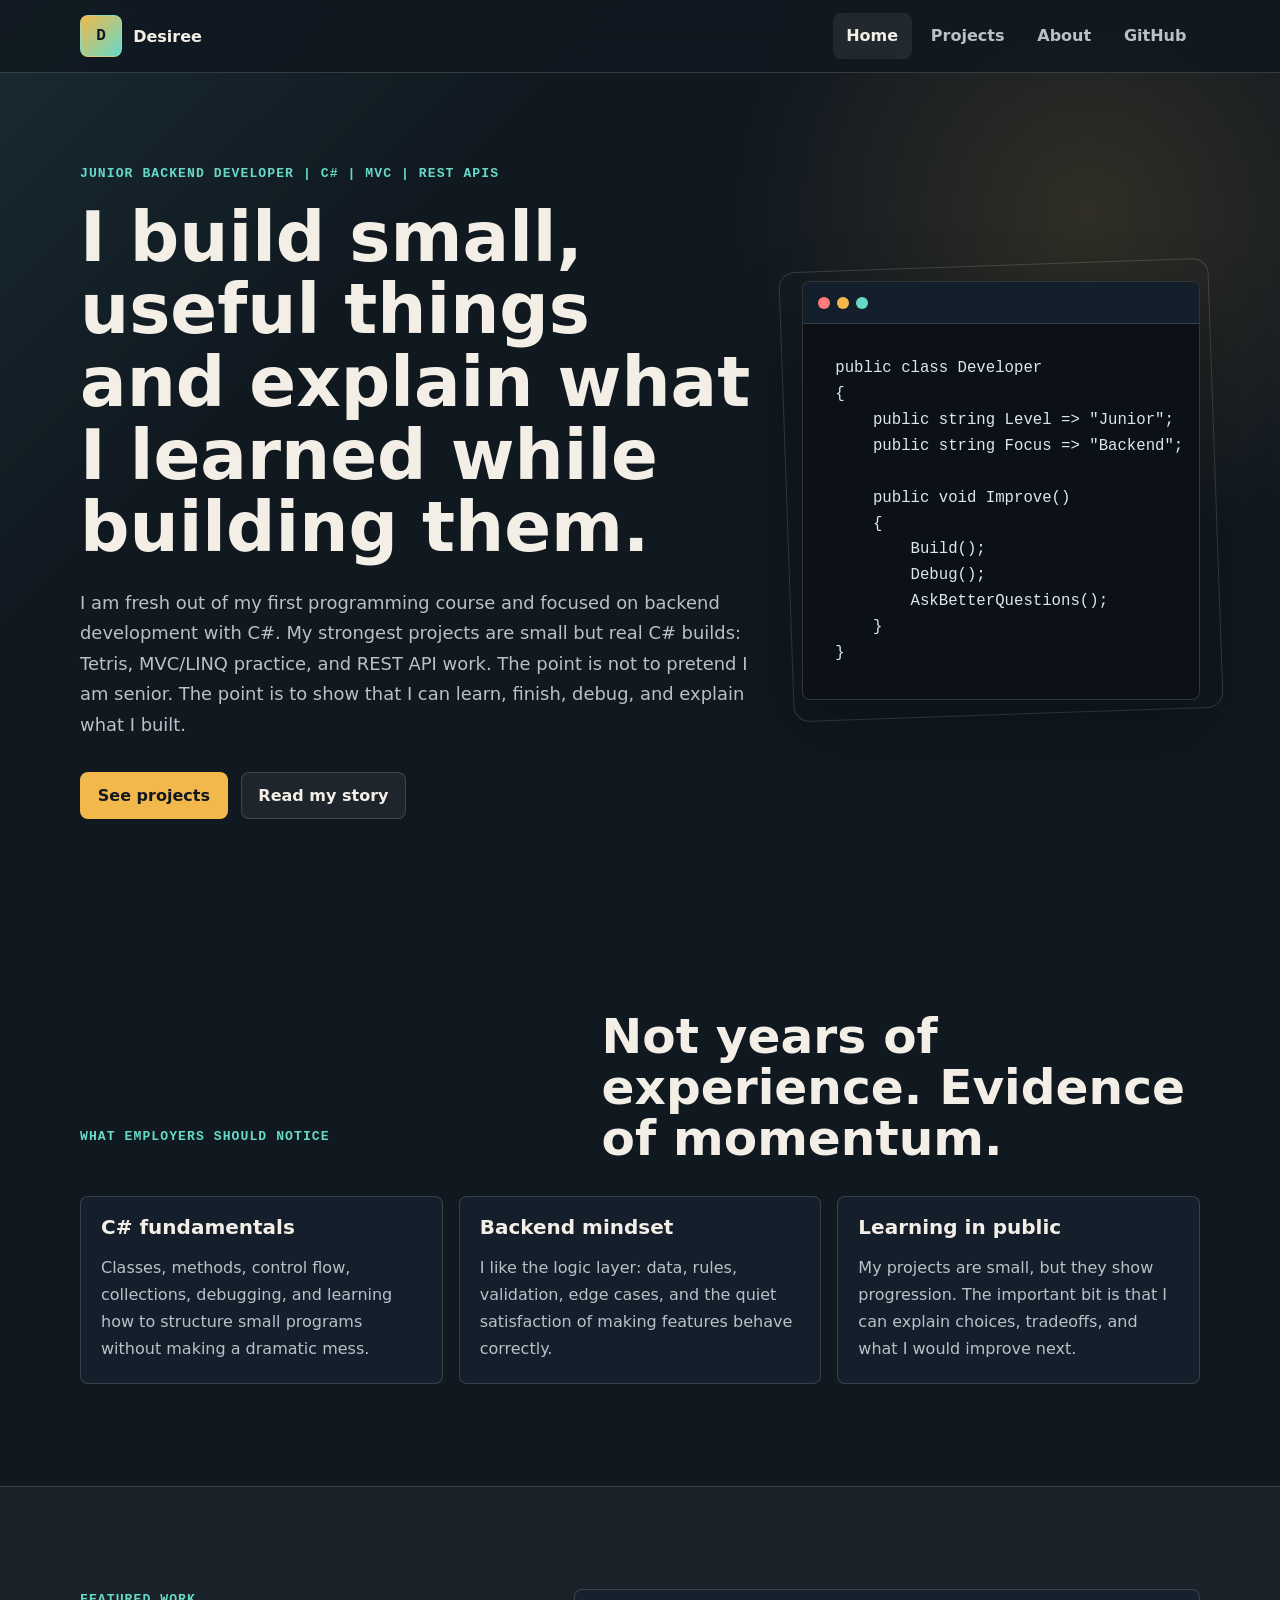
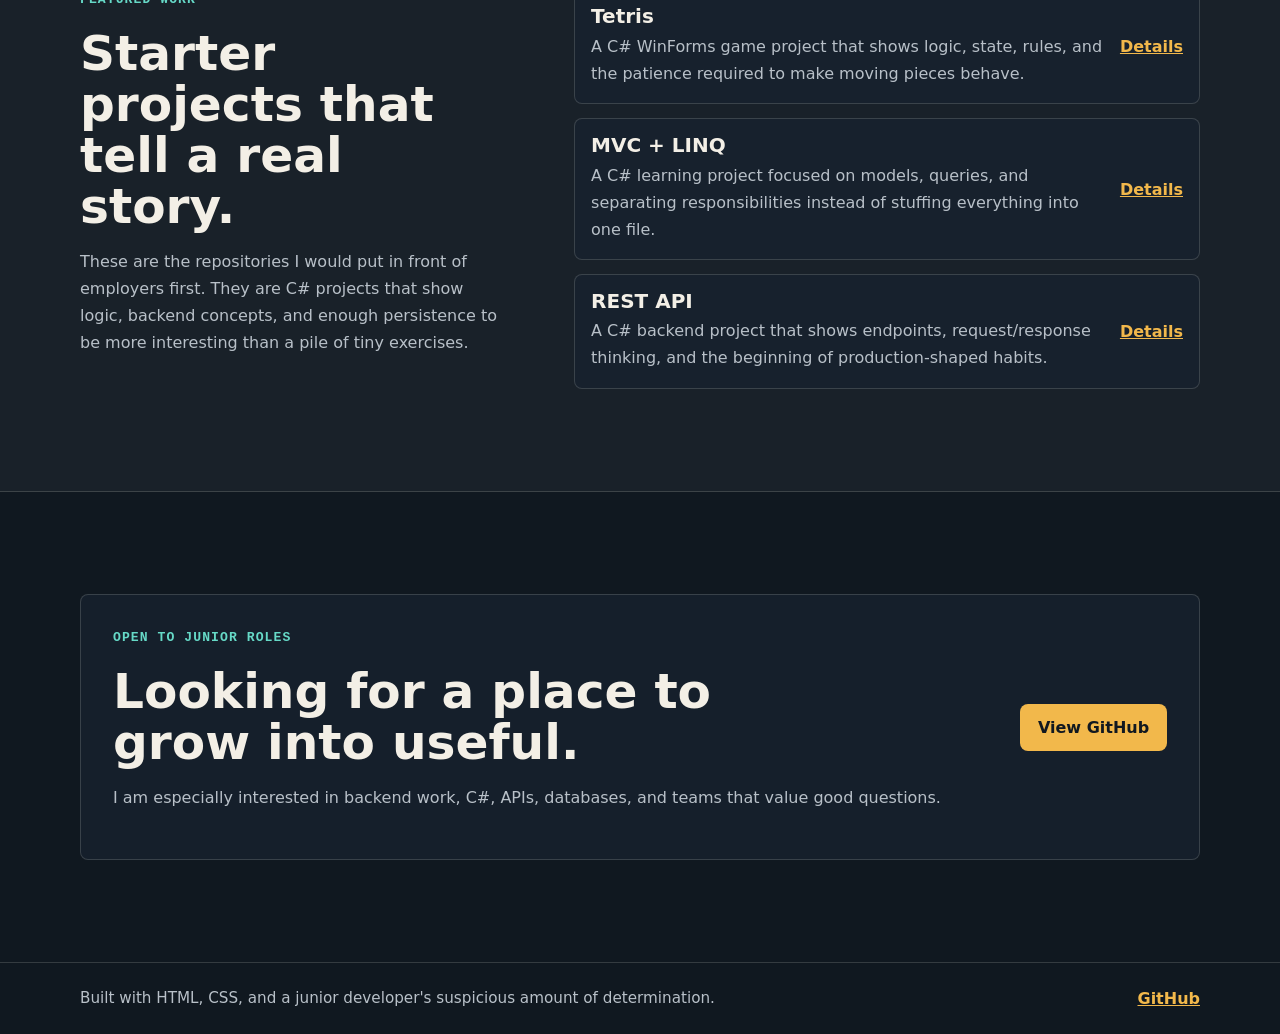
<file: index.html>
<!DOCTYPE html>
<html lang="en">
  <head>
    <meta charset="UTF-8" />
    <meta name="viewport" content="width=device-width, initial-scale=1.0" />
    <meta
      name="description"
      content="Portfolio for Desiree, a junior backend developer learning C#, MVC, LINQ, REST APIs, and practical software development."
    />
    <title>Desiree | Junior Backend Developer</title>
    <link rel="stylesheet" href="css/global.css" />
  </head>
  <body>
    <a class="skip-link" href="#main">Skip to content</a>

    <header class="site-header">
      <nav class="nav container" aria-label="Main navigation">
        <a class="brand" href="index.html" aria-label="Home">
          <span class="brand-mark">D</span>
          <span>Desiree</span>
        </a>

        <button class="nav-toggle" type="button" aria-expanded="false" aria-controls="nav-links">
          <span class="sr-only">Menu</span>
          <span></span>
          <span></span>
          <span></span>
        </button>

        <ul class="nav-links" id="nav-links" role="list">
          <li><a href="index.html" aria-current="page">Home</a></li>
          <li><a href="projects.html">Projects</a></li>
          <li><a href="about.html">About</a></li>
          <li><a href="https://github.com/desiree25sfj" target="_blank" rel="noreferrer">GitHub</a></li>
        </ul>
      </nav>
    </header>

    <main id="main">
      <section class="hero container">
        <div class="hero-copy">
          <p class="eyebrow">Junior backend developer | C# | MVC | REST APIs</p>
          <h1>I build small, useful things and explain what I learned while building them.</h1>
          <p class="hero-text">
            I am fresh out of my first programming course and focused on backend development with C#.
            My strongest projects are small but real C# builds: Tetris, MVC/LINQ practice, and REST API work.
            The point is not to pretend I am senior. The point is to show that I can learn, finish, debug,
            and explain what I built.
          </p>
          <div class="hero-actions">
            <a class="button primary" href="projects.html">See projects</a>
            <a class="button secondary" href="about.html">Read my story</a>
          </div>
        </div>

        <div class="hero-visual" aria-label="Backend project notes">
          <div class="terminal">
            <div class="terminal-bar">
              <span></span>
              <span></span>
              <span></span>
            </div>
            <pre><code>public class Developer
{
    public string Level => "Junior";
    public string Focus => "Backend";

    public void Improve()
    {
        Build();
        Debug();
        AskBetterQuestions();
    }
}</code></pre>
          </div>
        </div>
      </section>

      <section class="section container">
        <div class="section-heading">
          <p class="eyebrow">What employers should notice</p>
          <h2>Not years of experience. Evidence of momentum.</h2>
        </div>

        <div class="proof-grid">
          <article class="proof-card">
            <h3>C# fundamentals</h3>
            <p>Classes, methods, control flow, collections, debugging, and learning how to structure small programs without making a dramatic mess.</p>
          </article>
          <article class="proof-card">
            <h3>Backend mindset</h3>
            <p>I like the logic layer: data, rules, validation, edge cases, and the quiet satisfaction of making features behave correctly.</p>
          </article>
          <article class="proof-card">
            <h3>Learning in public</h3>
            <p>My projects are small, but they show progression. The important bit is that I can explain choices, tradeoffs, and what I would improve next.</p>
          </article>
        </div>
      </section>

      <section class="section section-alt">
        <div class="container split">
          <div>
            <p class="eyebrow">Featured work</p>
            <h2>Starter projects that tell a real story.</h2>
            <p>
              These are the repositories I would put in front of employers first. They are C# projects
              that show logic, backend concepts, and enough persistence to be more interesting than a pile of tiny exercises.
            </p>
          </div>

          <div class="project-list">
            <article class="project-row">
              <div>
                <h3>Tetris</h3>
                <p>A C# WinForms game project that shows logic, state, rules, and the patience required to make moving pieces behave.</p>
              </div>
              <a href="projects.html#tetris">Details</a>
            </article>
            <article class="project-row">
              <div>
                <h3>MVC + LINQ</h3>
                <p>A C# learning project focused on models, queries, and separating responsibilities instead of stuffing everything into one file.</p>
              </div>
              <a href="projects.html#mvc-linq">Details</a>
            </article>
            <article class="project-row">
              <div>
                <h3>REST API</h3>
                <p>A C# backend project that shows endpoints, request/response thinking, and the beginning of production-shaped habits.</p>
              </div>
              <a href="projects.html#rest-api">Details</a>
            </article>
          </div>
        </div>
      </section>

      <section class="section container contact-panel">
        <div>
          <p class="eyebrow">Open to junior roles</p>
          <h2>Looking for a place to grow into useful.</h2>
          <p>
            I am especially interested in backend work, C#, APIs, databases, and teams that value good questions.
          </p>
        </div>
        <a class="button primary" href="https://github.com/desiree25sfj" target="_blank" rel="noreferrer">View GitHub</a>
      </section>
    </main>

    <footer class="footer">
      <div class="container footer-inner">
        <p>Built with HTML, CSS, and a junior developer's suspicious amount of determination.</p>
        <a href="https://github.com/desiree25sfj" target="_blank" rel="noreferrer">GitHub</a>
      </div>
    </footer>

    <script src="js/main.js"></script>
  </body>
</html>
</file>
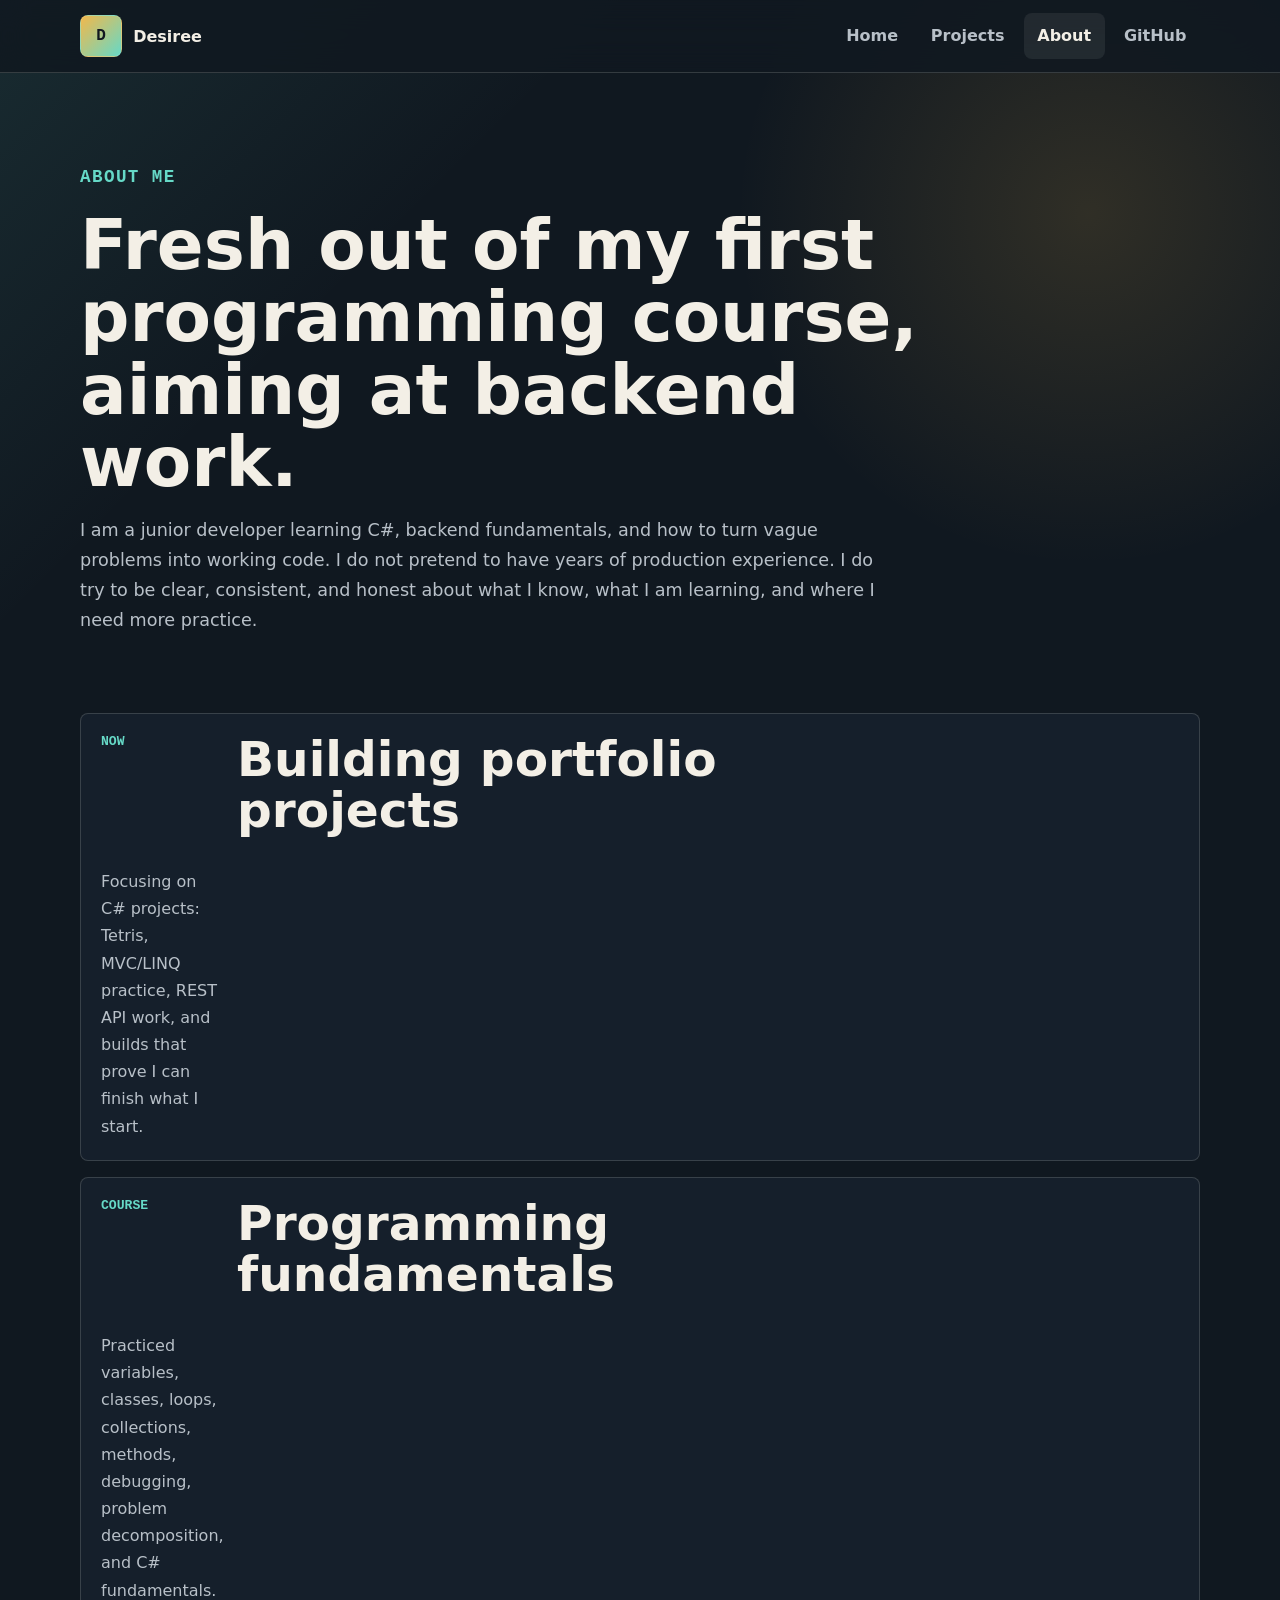
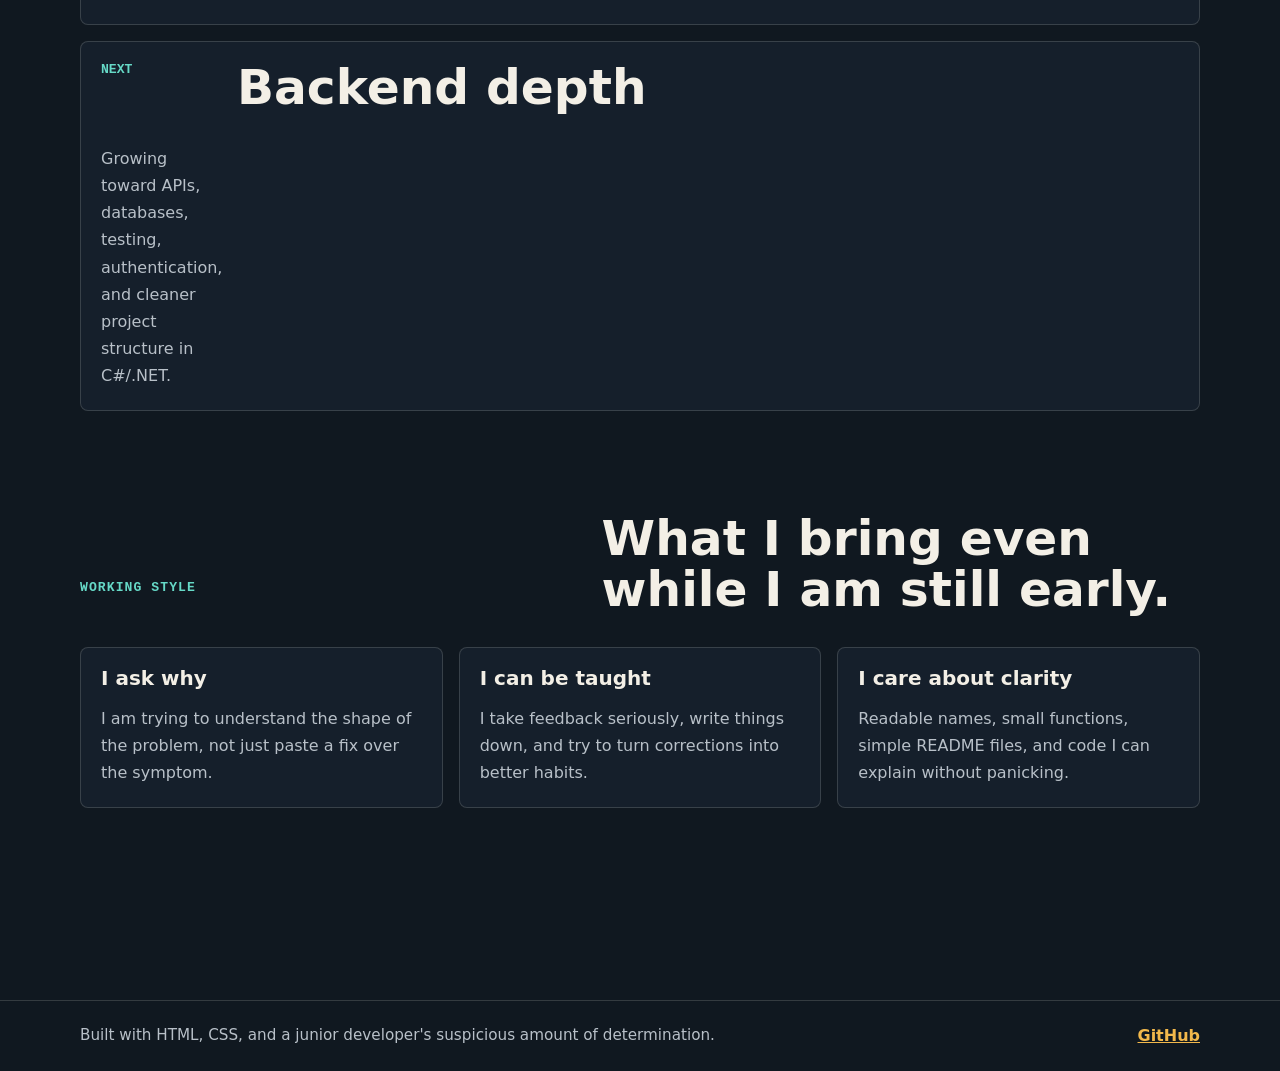
<file: about.html>
<!DOCTYPE html>
<html lang="en">
  <head>
    <meta charset="UTF-8" />
    <meta name="viewport" content="width=device-width, initial-scale=1.0" />
    <meta
      name="description"
      content="About Desiree, a junior backend developer learning C#, MVC, LINQ, REST APIs, and practical programming."
    />
    <title>About | Desiree</title>
    <link rel="stylesheet" href="css/global.css" />
  </head>
  <body>
    <a class="skip-link" href="#main">Skip to content</a>

    <header class="site-header">
      <nav class="nav container" aria-label="Main navigation">
        <a class="brand" href="index.html" aria-label="Home">
          <span class="brand-mark">D</span>
          <span>Desiree</span>
        </a>
        <button class="nav-toggle" type="button" aria-expanded="false" aria-controls="nav-links">
          <span class="sr-only">Menu</span>
          <span></span>
          <span></span>
          <span></span>
        </button>
        <ul class="nav-links" id="nav-links" role="list">
          <li><a href="index.html">Home</a></li>
          <li><a href="projects.html">Projects</a></li>
          <li><a href="about.html" aria-current="page">About</a></li>
          <li><a href="https://github.com/desiree25sfj" target="_blank" rel="noreferrer">GitHub</a></li>
        </ul>
      </nav>
    </header>

    <main id="main" class="page container">
      <section class="page-hero">
        <p class="eyebrow">About me</p>
        <h1>Fresh out of my first programming course, aiming at backend work.</h1>
        <p>
          I am a junior developer learning C#, backend fundamentals, and how to turn vague problems into working code.
          I do not pretend to have years of production experience. I do try to be clear, consistent, and honest about
          what I know, what I am learning, and where I need more practice.
        </p>
      </section>

      <section class="timeline" aria-label="Learning timeline">
        <article>
          <span>Now</span>
          <h2>Building portfolio projects</h2>
          <p>Focusing on C# projects: Tetris, MVC/LINQ practice, REST API work, and builds that prove I can finish what I start.</p>
        </article>
        <article>
          <span>Course</span>
          <h2>Programming fundamentals</h2>
          <p>Practiced variables, classes, loops, collections, methods, debugging, problem decomposition, and C# fundamentals.</p>
        </article>
        <article>
          <span>Next</span>
          <h2>Backend depth</h2>
          <p>Growing toward APIs, databases, testing, authentication, and cleaner project structure in C#/.NET.</p>
        </article>
      </section>

      <section class="section">
        <div class="section-heading">
          <p class="eyebrow">Working style</p>
          <h2>What I bring even while I am still early.</h2>
        </div>
        <div class="proof-grid">
          <article class="proof-card">
            <h3>I ask why</h3>
            <p>I am trying to understand the shape of the problem, not just paste a fix over the symptom.</p>
          </article>
          <article class="proof-card">
            <h3>I can be taught</h3>
            <p>I take feedback seriously, write things down, and try to turn corrections into better habits.</p>
          </article>
          <article class="proof-card">
            <h3>I care about clarity</h3>
            <p>Readable names, small functions, simple README files, and code I can explain without panicking.</p>
          </article>
        </div>
      </section>
    </main>

    <footer class="footer">
      <div class="container footer-inner">
        <p>Built with HTML, CSS, and a junior developer's suspicious amount of determination.</p>
        <a href="https://github.com/desiree25sfj" target="_blank" rel="noreferrer">GitHub</a>
      </div>
    </footer>

    <script src="js/main.js"></script>
  </body>
</html>
</file>
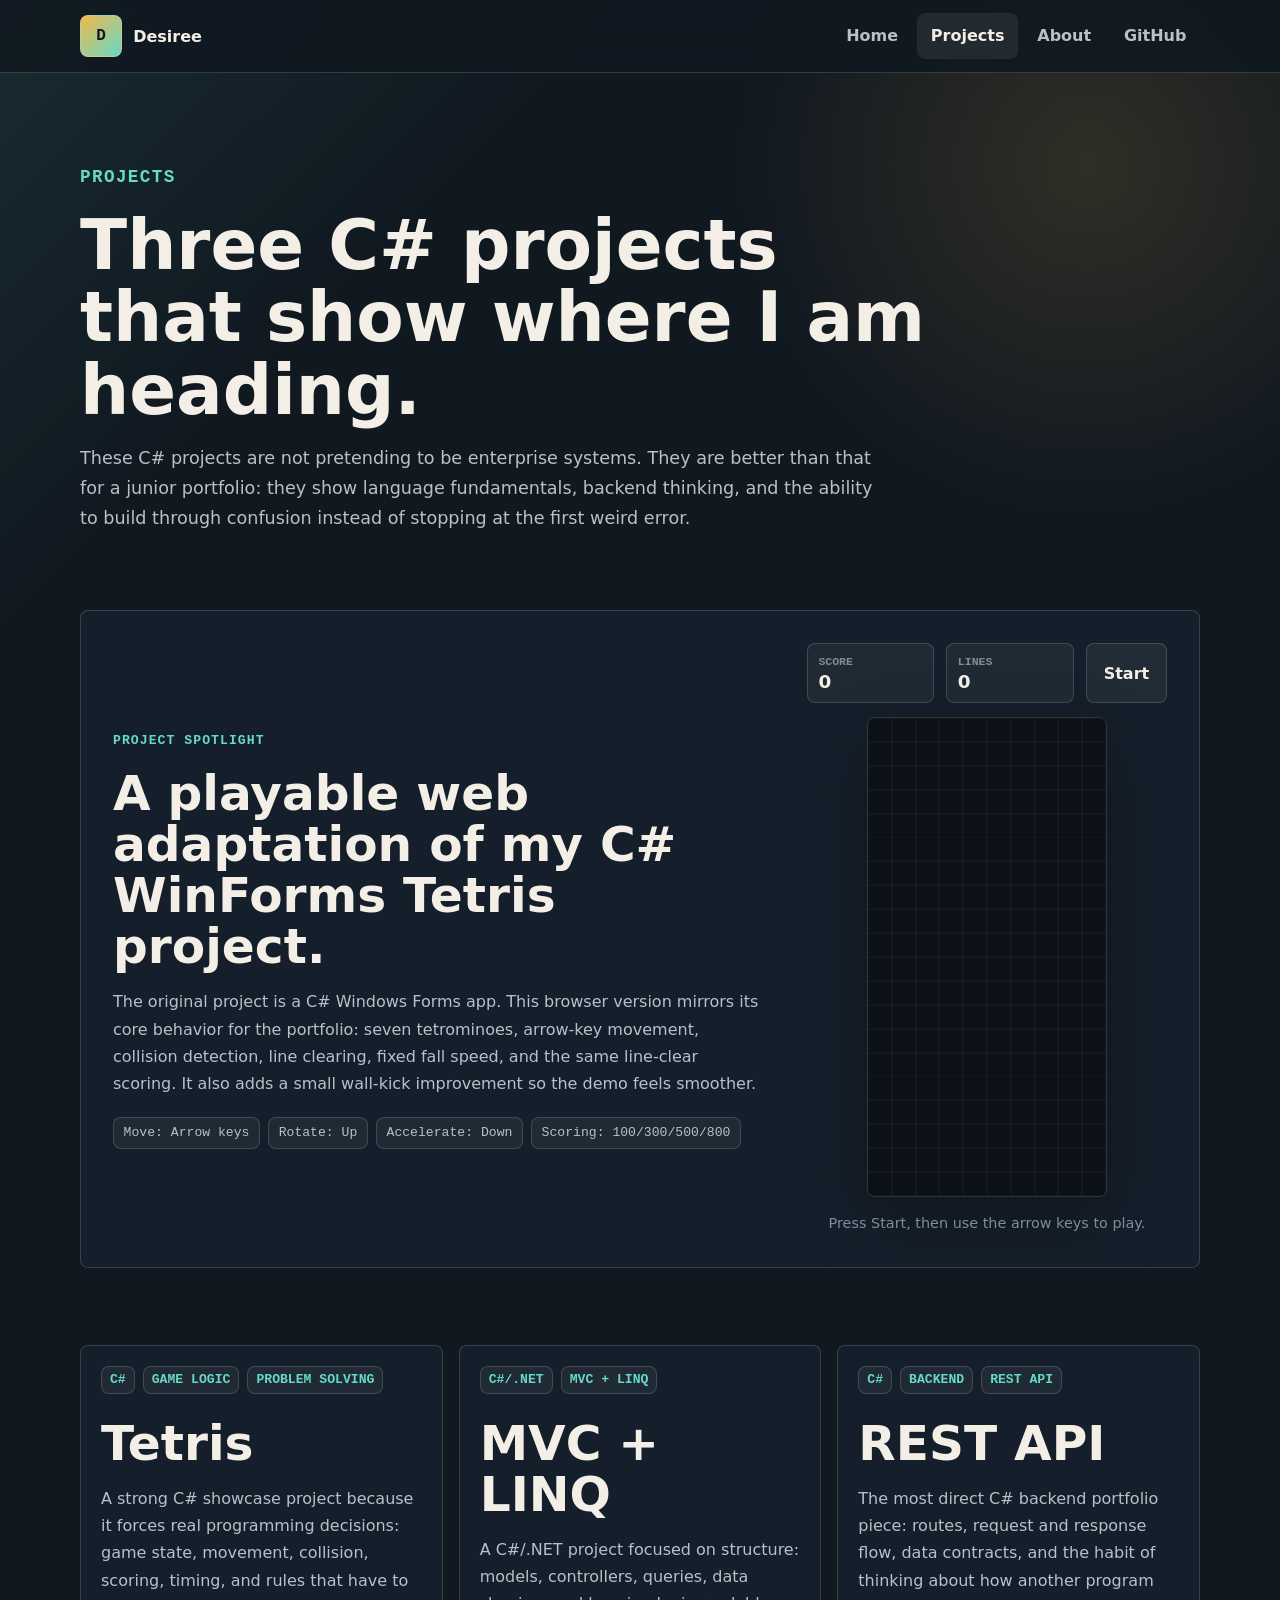
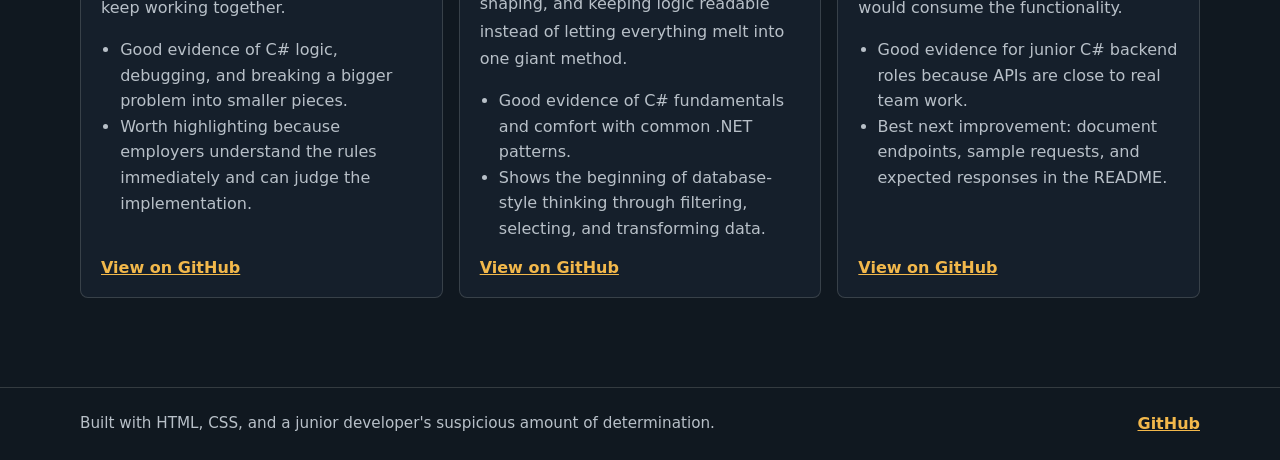
<file: projects.html>
<!DOCTYPE html>
<html lang="en">
  <head>
    <meta charset="UTF-8" />
    <meta name="viewport" content="width=device-width, initial-scale=1.0" />
    <meta
      name="description"
      content="Projects by Desiree, a junior backend developer learning C#, MVC, LINQ, REST APIs, and practical software development."
    />
    <title>Projects | Desiree</title>
    <link rel="stylesheet" href="css/global.css" />
  </head>
  <body>
    <a class="skip-link" href="#main">Skip to content</a>

    <header class="site-header">
      <nav class="nav container" aria-label="Main navigation">
        <a class="brand" href="index.html" aria-label="Home">
          <span class="brand-mark">D</span>
          <span>Desiree</span>
        </a>
        <button class="nav-toggle" type="button" aria-expanded="false" aria-controls="nav-links">
          <span class="sr-only">Menu</span>
          <span></span>
          <span></span>
          <span></span>
        </button>
        <ul class="nav-links" id="nav-links" role="list">
          <li><a href="index.html">Home</a></li>
          <li><a href="projects.html" aria-current="page">Projects</a></li>
          <li><a href="about.html">About</a></li>
          <li><a href="https://github.com/desiree25sfj" target="_blank" rel="noreferrer">GitHub</a></li>
        </ul>
      </nav>
    </header>

    <main id="main" class="page container">
      <section class="page-hero">
        <p class="eyebrow">Projects</p>
        <h1>Three C# projects that show where I am heading.</h1>
        <p>
          These C# projects are not pretending to be enterprise systems. They are better than that for a junior portfolio:
          they show language fundamentals, backend thinking, and the ability to build through confusion instead of stopping
          at the first weird error.
        </p>
      </section>

      <section class="tetris-showcase" aria-labelledby="tetris-demo-heading">
        <div class="tetris-copy">
          <p class="eyebrow">Project spotlight</p>
          <h2 id="tetris-demo-heading">A playable web adaptation of my C# WinForms Tetris project.</h2>
          <p>
            The original project is a C# Windows Forms app. This browser version mirrors its core behavior for the
            portfolio: seven tetrominoes, arrow-key movement, collision detection, line clearing, fixed fall speed,
            and the same line-clear scoring. It also adds a small wall-kick improvement so the demo feels smoother.
          </p>
          <div class="tetris-controls" aria-label="Game controls">
            <span>Move: Arrow keys</span>
            <span>Rotate: Up</span>
            <span>Accelerate: Down</span>
            <span>Scoring: 100/300/500/800</span>
          </div>
        </div>

        <div class="tetris-game" aria-label="Playable falling blocks demo">
          <div class="tetris-game__header">
            <div>
              <span>Score</span>
              <strong id="tetris-score">0</strong>
            </div>
            <div>
              <span>Lines</span>
              <strong id="tetris-lines">0</strong>
            </div>
            <button class="button secondary tetris-start" type="button" id="tetris-start">Start</button>
          </div>
          <canvas id="tetris-board" width="240" height="480" aria-label="Tetris game board"></canvas>
          <p class="tetris-status" id="tetris-status">Press Start, then use the arrow keys to play.</p>
        </div>
      </section>

      <section class="case-grid" aria-label="Project case studies">
        <article class="case-card" id="tetris">
          <div class="case-top">
            <span>C#</span>
            <span>Game logic</span>
            <span>Problem solving</span>
          </div>
          <h2>Tetris</h2>
          <p>
            A strong C# showcase project because it forces real programming decisions: game state, movement, collision,
            scoring, timing, and rules that have to keep working together.
          </p>
          <ul>
            <li>Good evidence of C# logic, debugging, and breaking a bigger problem into smaller pieces.</li>
            <li>Worth highlighting because employers understand the rules immediately and can judge the implementation.</li>
          </ul>
          <a href="https://github.com/desiree25sfj/tetris-winforms" target="_blank" rel="noreferrer">View on GitHub</a>
        </article>

        <article class="case-card" id="mvc-linq">
          <div class="case-top">
            <span>C#/.NET</span>
            <span>MVC + LINQ</span>
          </div>
          <h2>MVC + LINQ</h2>
          <p>
            A C#/.NET project focused on structure: models, controllers, queries, data shaping, and keeping
            logic readable instead of letting everything melt into one giant method.
          </p>
          <ul>
            <li>Good evidence of C# fundamentals and comfort with common .NET patterns.</li>
            <li>Shows the beginning of database-style thinking through filtering, selecting, and transforming data.</li>
          </ul>
          <a href="https://github.com/desiree25sfj/MVC-LinQ-utforskning-oppgave" target="_blank" rel="noreferrer">View on GitHub</a>
        </article>

        <article class="case-card" id="rest-api">
          <div class="case-top">
            <span>C#</span>
            <span>Backend</span>
            <span>REST API</span>
          </div>
          <h2>REST API</h2>
          <p>
            The most direct C# backend portfolio piece: routes, request and response flow, data contracts, and the habit
            of thinking about how another program would consume the functionality.
          </p>
          <ul>
            <li>Good evidence for junior C# backend roles because APIs are close to real team work.</li>
            <li>Best next improvement: document endpoints, sample requests, and expected responses in the README.</li>
          </ul>
          <a href="https://github.com/desiree25sfj/rest-api-todoapi" target="_blank" rel="noreferrer">View on GitHub</a>
        </article>
      </section>
    </main>

    <footer class="footer">
      <div class="container footer-inner">
        <p>Built with HTML, CSS, and a junior developer's suspicious amount of determination.</p>
        <a href="https://github.com/desiree25sfj" target="_blank" rel="noreferrer">GitHub</a>
      </div>
    </footer>

    <script src="js/main.js"></script>
    <script src="js/tetris-demo.js"></script>
  </body>
</html>
</file>
<file: css/global.css>
@import url("./base.css");
@import url("./layout.css");
@import url("./components.css");
@import url("./pages.css");
</file>
